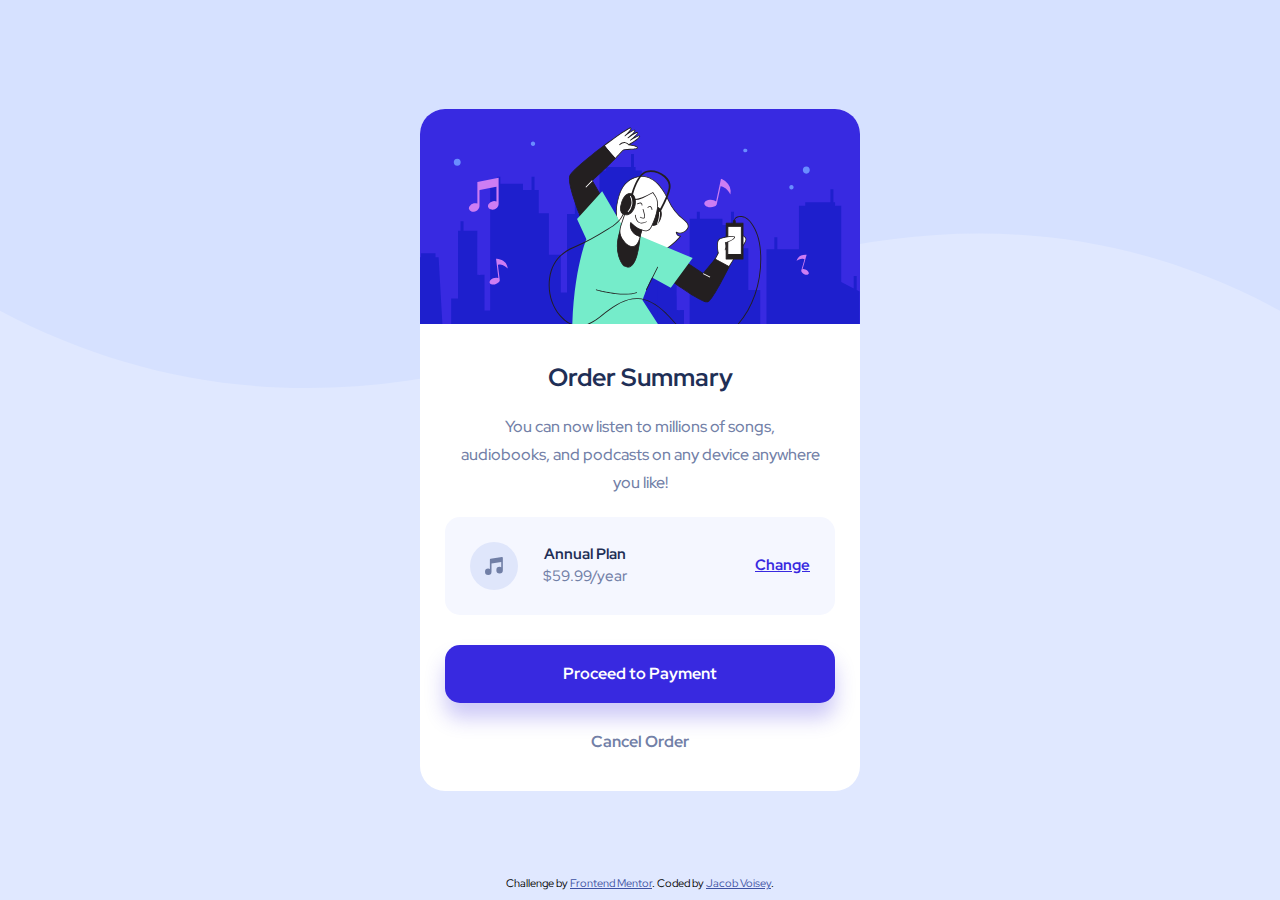
<file: frontend-mentor/order-summary-component-main/index.html>
<!DOCTYPE html>
<html lang="en">
<head>
  <meta charset="UTF-8">
  <meta name="viewport" content="width=device-width, initial-scale=1.0"> <!-- displays site properly based on user's device -->

  <link rel="icon" type="image/png" sizes="32x32" href="./images/favicon-32x32.png">
  <link rel="stylesheet" href="css/normalize.css">
  <link rel="stylesheet" href="css/style.css">
  <title>Frontend Mentor | Order summary card</title>

  <link rel="preconnect" href="https://fonts.googleapis.com">
  <link rel="preconnect" href="https://fonts.gstatic.com" crossorigin>
  <link href="https://fonts.googleapis.com/css2?family=Red+Hat+Display:wght@500;700;900&display=swap" rel="stylesheet"> 
  <!-- Feel free to remove these styles or customise in your own stylesheet 👍 -->
  <style>
    .attribution { position: absolute; inset: auto 0 1rem 0; font-size: 11px; text-align: center; }
    .attribution a { color: hsl(228, 45%, 44%); }
  </style>
</head>
<body>
    <div class="card">
      <img class="hero" src="images/illustration-hero.svg" alt="Illustration hero">

      <div class="card__order">
        <h1>Order Summary</h1>
        <p class="description">You can now listen to millions of songs, audiobooks, and podcasts on any 
        device anywhere you like!</p>

        <div class="card__order__container">
          
          <div class="card__order__container__plan">
            <img src="images/icon-music.svg" alt="Music icon">
            
            <div class="card__order__container__plan__selected">
              <h4>Annual Plan</h4>
              <p>$59.99/year</p>
            </div>
          </div>

          <button>Change</button>
        </div>

        <div class="pay-cancel">
          <a href="">Proceed to Payment</a>
          <a href="">Cancel Order</a>
        </div>
      </div>
    </div>
  <div class="attribution">
    Challenge by <a href="https://www.frontendmentor.io?ref=challenge" target="_blank">Frontend Mentor</a>. 
    Coded by <a href="http://www.jacob.d.awson.nz/" target="_blank">Jacob Voisey</a>.
  </div>
</body>
</html>
</file>
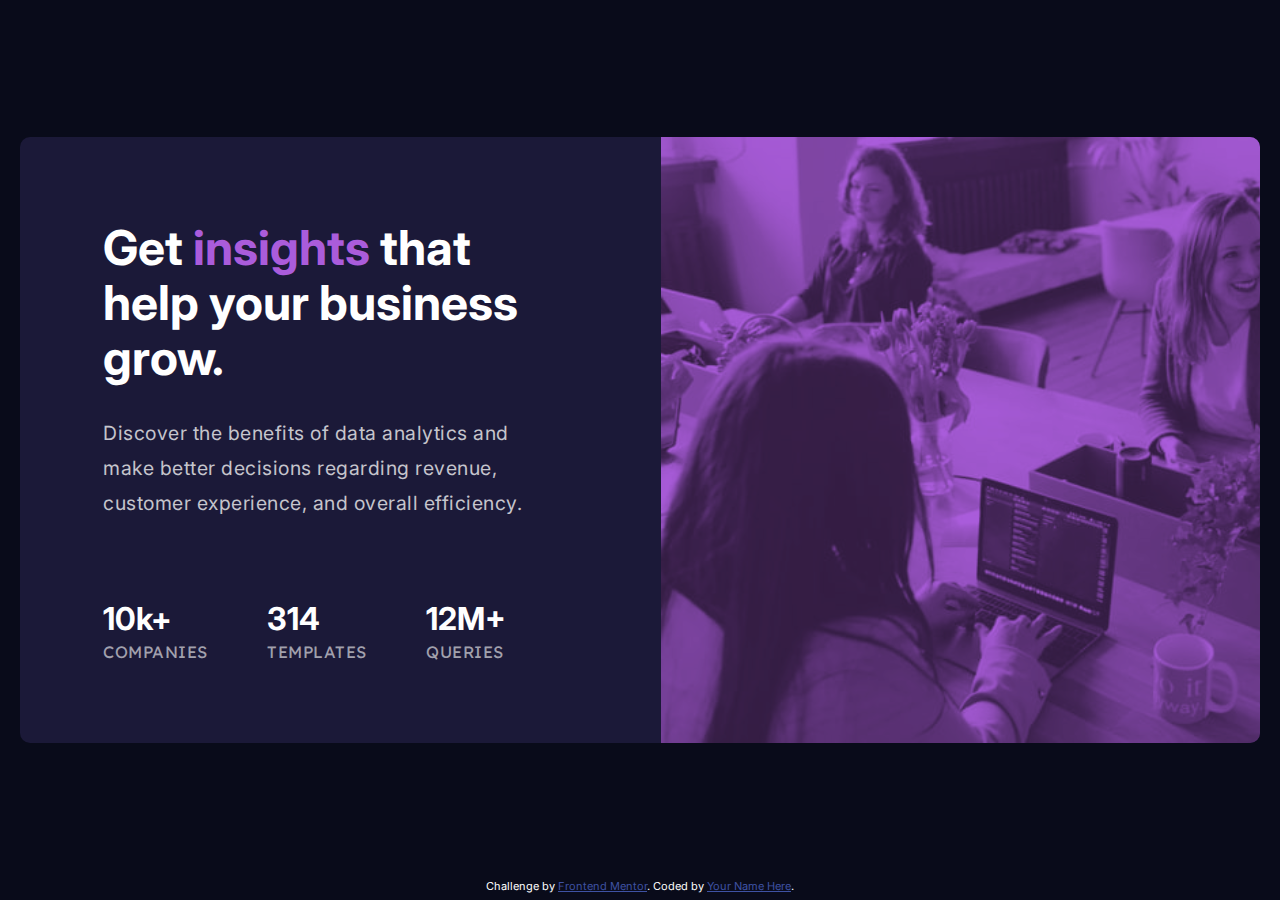
<file: frontend-mentor/stats-preview-card-component-main/index.html>
<!DOCTYPE html>
<html lang="en">
<head>
  <meta charset="UTF-8">
  <meta name="viewport" content="width=device-width, initial-scale=1.0"> <!-- displays site properly based on user's device -->

  <link rel="icon" type="image/png" sizes="32x32" href="./images/favicon-32x32.png">
  <link rel="stylesheet" href="css/normalize.css">
  <link rel="stylesheet" href="css/style.css">

  <link rel="preconnect" href="https://fonts.googleapis.com">
  <link rel="preconnect" href="https://fonts.gstatic.com" crossorigin>
  <link href="https://fonts.googleapis.com/css2?family=Inter:wght@400;700&family=Lexend+Deca&display=swap" rel="stylesheet"> 
  
  <title>Frontend Mentor | Stats preview card component</title>

  <style>
    .attribution { position: relative; inset: auto 0 0 0; font-size: 11px; text-align: center; }
    .attribution a { color: hsl(228, 45%, 44%); }
  </style>
</head>
<body>
  <div id="wrapper">
    <div class="card">
      <div class="card__hero"></div>

      <div class="card__text">
        <h1>Get <span>insights</span> that help your business grow.</h1>
        <p >Discover the benefits of data analytics and make better decisions regarding revenue, customer 
        experience, and overall efficiency.</p>
        
        <div class="card__text__numbers">
          <div class="card__text__numbers__item">
            <h2>10k+</h2>
            <p>companies</p>
          </div>

          <div class="card__text__numbers__item">
            <h2>314</h2>
            <p>templates</p>
          </div>
          
          <div class="card__text__numbers__item">
            <h2>12M+</h2>
            <p>queries</p>
          </div>

        </div>
      </div>
    </div>
  </div>

  <div class="attribution">
    Challenge by <a href="https://www.frontendmentor.io?ref=challenge" target="_blank">Frontend Mentor</a>. 
    Coded by <a href="#">Your Name Here</a>.
  </div>
</body>
</html>
</file>
<file: frontend-mentor/order-summary-component-main/css/style.css>
html {
  font-size: 62.5%;
}

:root {
  --color-pale: hsl(225, 100%, 94%);
  --color-very-pale: hsl(225, 100%, 98%);
  --color-desaturated: hsl(224, 23%, 55%);
  --color-bright: hsl(245, 75%, 52%);
  --color-dark: hsl(223, 47%, 23%);
}

body {
  background-image: url("../images/pattern-background-mobile.svg");
  background-repeat: no-repeat;
  background-size: cover;
  background-color: var(--color-pale);
  font-family: 'Red Hat Display', sans-serif;
  font-size: 1.6em;
}

h1, h4, p {
  margin: 0;
  color: var(--color-dark);
}

h1 {
  font-size: 2.5rem;
}

p {
  color: var(--color-desaturated);
  font-weight: 500;
}

.card {
  max-width: 44rem;
  height: -webkit-max-content;
  height: -moz-max-content;
  height: max-content;
  position: absolute;
  inset: 0 1.5rem;
  margin: auto;
  background-color: #fff;
  border-radius: 2.5rem;
  text-align: center;
}

.card .hero {
  display: block;
  max-width: 100%;
  border-radius: 2.5rem 2.5rem 0 0;
}

.card__order {
  padding: 4rem 2.5rem;
  display: -webkit-box;
  display: -ms-flexbox;
  display: flex;
  -webkit-box-orient: vertical;
  -webkit-box-direction: normal;
      -ms-flex-direction: column;
          flex-direction: column;
  gap: 2rem;
}

.card__order .description {
  padding: 0 1.5rem;
  line-height: 1.75;
}

.card__order__container {
  background-color: var(--color-very-pale);
  border-radius: 1.5rem;
  padding: 2.5rem 2.5rem;
  font-size: 1.5rem;
  display: -webkit-box;
  display: -ms-flexbox;
  display: flex;
  -webkit-box-align: center;
      -ms-flex-align: center;
          align-items: center;
  -webkit-box-pack: justify;
      -ms-flex-pack: justify;
          justify-content: space-between;
  -ms-flex-wrap: wrap;
      flex-wrap: wrap;
}

.card__order__container__plan {
  display: -webkit-box;
  display: -ms-flexbox;
  display: flex;
  -webkit-box-align: center;
      -ms-flex-align: center;
          align-items: center;
  gap: 2.5rem;
}

.card__order__container__plan__selected {
  display: -webkit-box;
  display: -ms-flexbox;
  display: flex;
  -webkit-box-orient: vertical;
  -webkit-box-direction: normal;
      -ms-flex-direction: column;
          flex-direction: column;
  gap: 0.5rem;
}

.card__order__container button {
  background-color: transparent;
  padding: 0;
  border: none;
  height: -webkit-min-content;
  height: -moz-min-content;
  height: min-content;
  text-decoration: underline;
  color: var(--color-bright);
  font-weight: 700;
  cursor: pointer;
}

.card__order__container button:hover {
  text-decoration: none;
  opacity: 0.7;
}

.card__order a {
  display: inline-block;
  border-radius: 1.5rem;
  width: 100%;
  text-decoration: none;
  font-weight: 700;
}

.card__order a:first-child {
  margin-top: 1rem;
  padding: 2rem 0;
  background-color: var(--color-bright);
  color: #fff;
  -webkit-box-shadow: 0 1.5rem 2rem rgba(56, 41, 224, 0.25);
          box-shadow: 0 1.5rem 2rem rgba(56, 41, 224, 0.25);
  -webkit-transition: opacity 0.2s ease-out;
  transition: opacity 0.2s ease-out;
}

.card__order a:first-child:hover {
  opacity: 0.7;
}

.card__order a:last-child {
  color: var(--color-desaturated);
  margin-top: 3rem;
}

.card__order a:last-child:hover {
  color: var(--color-dark);
}

@media (min-width: 1200px) {
  body {
    background-image: url("../images/pattern-background-desktop.svg");
  }
}
/*# sourceMappingURL=style.css.map */
</file>
<file: frontend-mentor/stats-preview-card-component-main/css/style.css>
html {
  font-size: 62.5%;
}

:root {
  --color-very-dark: hsl(233, 47%, 7%);
  --color-desaturated-dark: hsl(244, 38%, 16%);
  --color-soft-violet: hsl(277, 64%, 61%);
}

body {
  background-color: var(--color-very-dark);
  color: white;
  font-size: 1.5em;
  font-family: 'Inter', sans-serif;
}

h1, h2, p {
  margin: 0;
}

#wrapper {
  -webkit-box-sizing: border-box;
          box-sizing: border-box;
  display: -webkit-box;
  display: -ms-flexbox;
  display: flex;
  -webkit-box-pack: center;
      -ms-flex-pack: center;
          justify-content: center;
  -webkit-box-align: center;
      -ms-flex-align: center;
          align-items: center;
  min-height: calc(100vh - 2rem);
  position: relative;
  padding: 2rem;
}

span {
  color: var(--color-soft-violet);
}

.card {
  background-color: var(--color-desaturated-dark);
  max-width: 50rem;
  height: -webkit-max-content;
  height: -moz-max-content;
  height: max-content;
  border-radius: 1rem;
  text-align: center;
  overflow: hidden;
}

.card__hero {
  background-image: url("../images/image-header-mobile.jpg");
  background-repeat: no-repeat;
  background-size: cover;
  background-color: var(--color-soft-violet);
  background-blend-mode: multiply;
  width: 100%;
  height: 25rem;
}

.card__hero::after {
  content: '';
  display: block;
  width: 100%;
  height: 100%;
  background-color: var(--color-soft-violet);
  opacity: 0.3;
}

.card__text {
  padding: 4rem 2rem 3rem 2rem;
}

.card__text h1 {
  margin-bottom: 2rem;
  font-size: 2em;
}

.card__text p {
  margin-bottom: 2rem;
  padding: 0 1rem;
  color: rgba(255, 255, 255, 0.75);
  line-height: 1.8;
  letter-spacing: .05rem;
}

.card__text__numbers {
  margin-top: 4rem;
  display: -webkit-box;
  display: -ms-flexbox;
  display: flex;
  -webkit-box-orient: vertical;
  -webkit-box-direction: normal;
      -ms-flex-direction: column;
          flex-direction: column;
  gap: 2rem;
}

.card__text__numbers__item h2 {
  font-size: 1.6em;
  display: block;
}

.card__text__numbers__item p {
  padding: 0;
  margin: 0;
  margin-top: 0.25rem;
  text-transform: uppercase;
  font-family: 'Lexend Deca', sans-serif;
  color: rgba(255, 255, 255, 0.6);
  font-size: 0.9em;
}

@media (min-width: 1000px) and (orientation: landscape) {
  .card {
    display: -ms-grid;
    display: grid;
    -ms-grid-columns: 15fr 14fr;
        grid-template-columns: 15fr 14fr;
        grid-template-areas: "text hero";
    max-width: 148rem;
  }
  .card__hero {
    background-image: url("../images/image-header-desktop.jpg");
    -ms-grid-row: 1;
    -ms-grid-column: 2;
    grid-area: hero;
    width: 100%;
    height: 100%;
  }
  .card__text {
    -ms-grid-row: 1;
    -ms-grid-column: 1;
    grid-area: text;
    padding: 13% 18% 12% 13%;
    text-align: left;
  }
  .card__text h1 {
    font-size: 3.2em;
  }
  .card__text p {
    font-size: 1.3em;
    padding: 0;
    margin-top: 3rem;
  }
  .card__text__numbers {
    -webkit-box-orient: horizontal;
    -webkit-box-direction: normal;
        -ms-flex-direction: row;
            flex-direction: row;
    gap: 0;
    -webkit-box-pack: justify;
        -ms-flex-pack: justify;
            justify-content: space-between;
    margin: 18% 9% 0 0;
  }
  .card__text__numbers__item h2 {
    font-size: 2.1em;
  }
  .card__text__numbers__item p {
    font-size: 1.1em;
    margin-top: 0;
  }
}
/*# sourceMappingURL=style.css.map */
</file>
